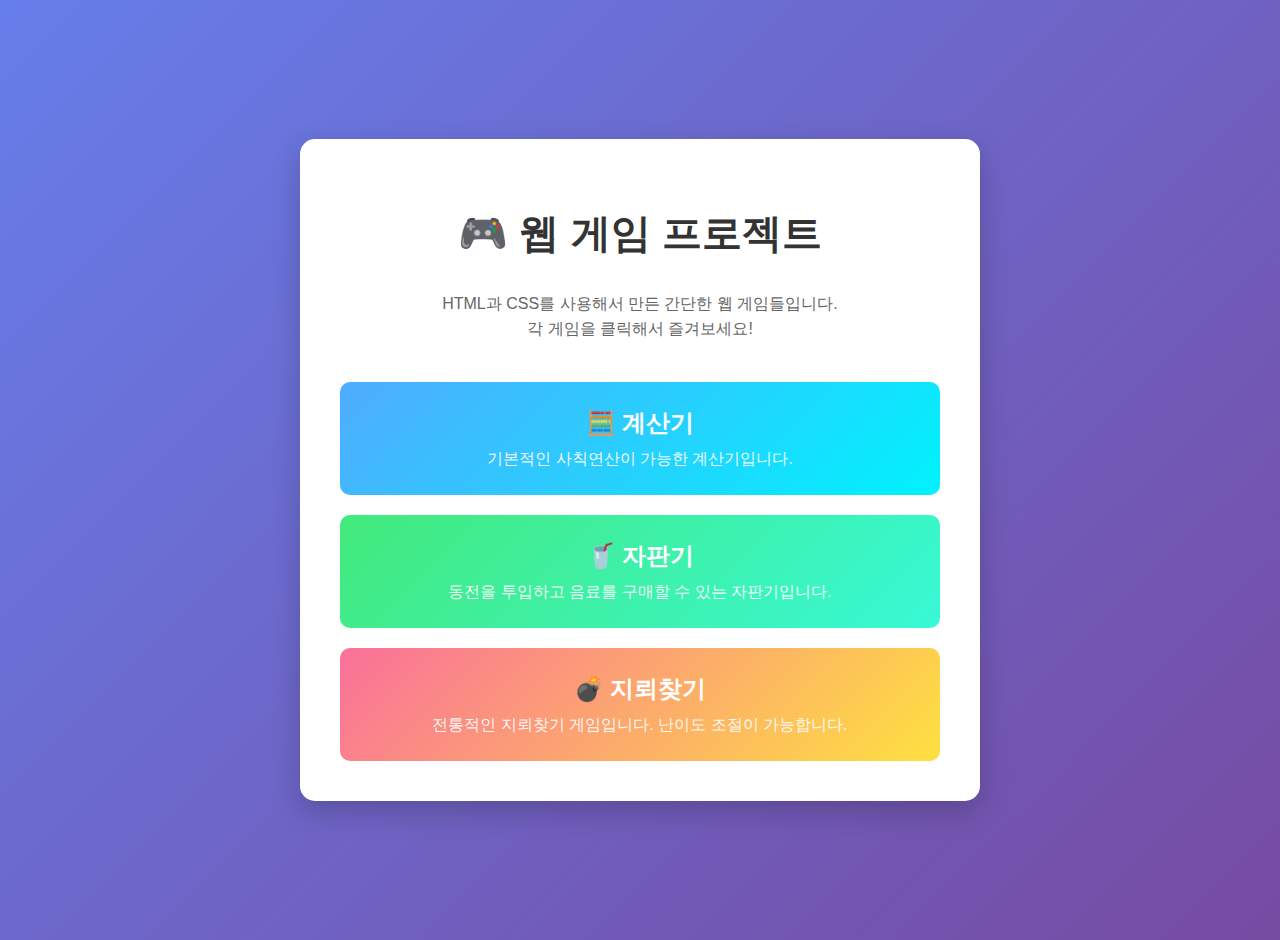
<file: 2주차/index.html>
<!DOCTYPE html>
<html lang="ko">
<head>
    <meta charset="UTF-8">
    <meta name="viewport" content="width=device-width, initial-scale=1.0">
    <title>2주차 프로젝트 - 웹 게임들</title>
    <style>
        body {
            font-family: Arial, sans-serif;
            margin: 0;
            padding: 20px;
            background: linear-gradient(135deg, #667eea 0%, #764ba2 100%);
            min-height: 100vh;
            display: flex;
            justify-content: center;
            align-items: center;
        }

        .container {
            background-color: white;
            border-radius: 15px;
            padding: 40px;
            box-shadow: 0 10px 30px rgba(0, 0, 0, 0.2);
            text-align: center;
            max-width: 600px;
            width: 100%;
        }

        h1 {
            color: #333;
            margin-bottom: 30px;
            font-size: 2.5em;
        }

        .description {
            color: #666;
            margin-bottom: 40px;
            line-height: 1.6;
        }

        .projects {
            display: grid;
            gap: 20px;
        }

        .project-card {
            background: linear-gradient(135deg, #f093fb 0%, #f5576c 100%);
            color: white;
            padding: 25px;
            border-radius: 10px;
            text-decoration: none;
            transition: transform 0.3s, box-shadow 0.3s;
            display: block;
        }

        .project-card:hover {
            transform: translateY(-5px);
            box-shadow: 0 15px 30px rgba(0, 0, 0, 0.3);
        }

        .project-card h2 {
            margin: 0 0 10px 0;
            font-size: 1.5em;
        }

        .project-card p {
            margin: 0;
            opacity: 0.9;
        }

        .calculator-card {
            background: linear-gradient(135deg, #4facfe 0%, #00f2fe 100%);
        }

        .vending-card {
            background: linear-gradient(135deg, #43e97b 0%, #38f9d7 100%);
        }

        .minesweeper-card {
            background: linear-gradient(135deg, #fa709a 0%, #fee140 100%);
        }
    </style>
</head>
<body>
    <div class="container">
        <h1>🎮 웹 게임 프로젝트</h1>
        <p class="description">
            HTML과 CSS를 사용해서 만든 간단한 웹 게임들입니다.<br>
            각 게임을 클릭해서 즐겨보세요!
        </p>
        
        <div class="projects">
            <a href="calculator.html" class="project-card calculator-card">
                <h2>🧮 계산기</h2>
                <p>기본적인 사칙연산이 가능한 계산기입니다.</p>
            </a>
            
            <a href="vending-machine.html" class="project-card vending-card">
                <h2>🥤 자판기</h2>
                <p>동전을 투입하고 음료를 구매할 수 있는 자판기입니다.</p>
            </a>
            
            <a href="minesweeper.html" class="project-card minesweeper-card">
                <h2>💣 지뢰찾기</h2>
                <p>전통적인 지뢰찾기 게임입니다. 난이도 조절이 가능합니다.</p>
            </a>
        </div>
    </div>
</body>
</html>
</file>
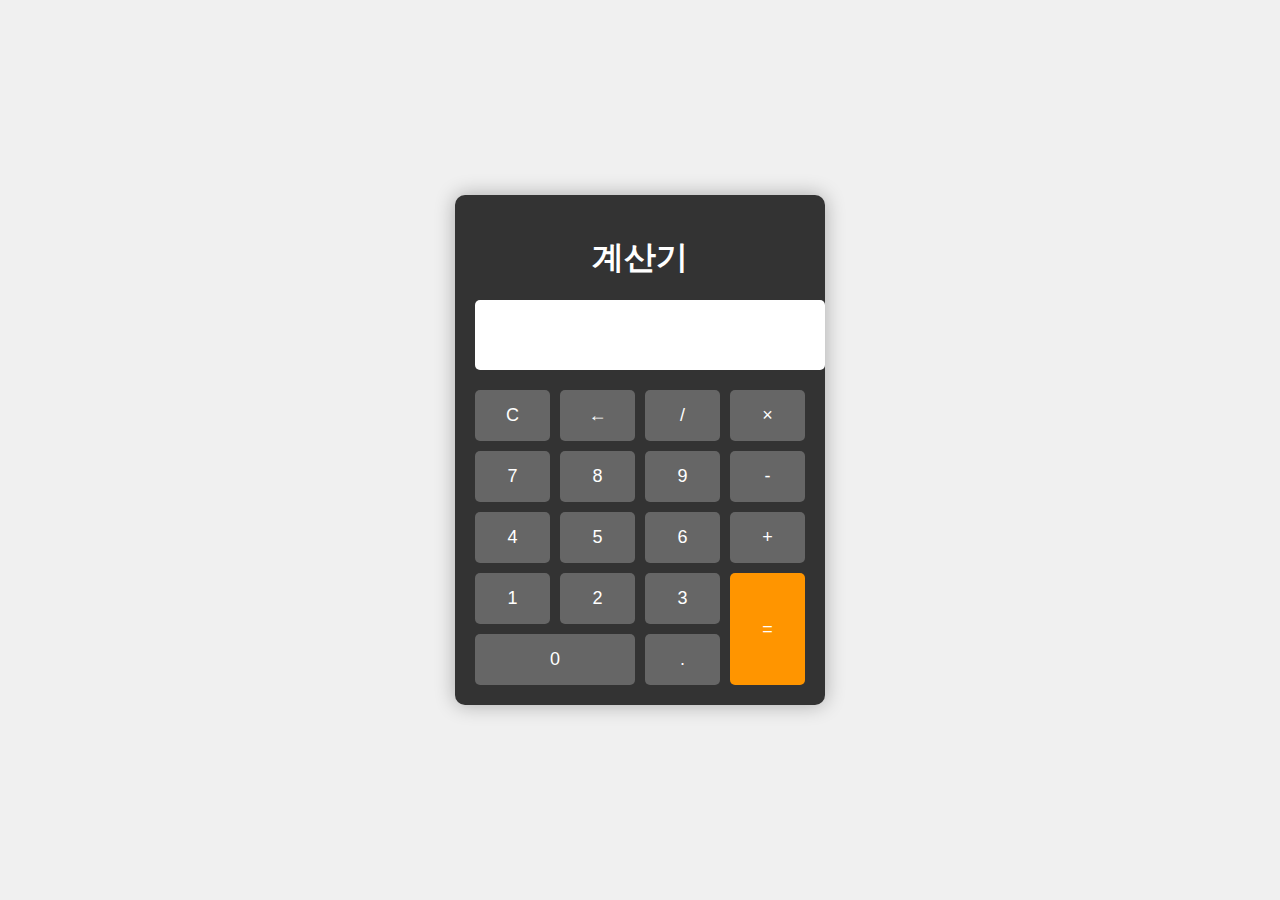
<file: 2주차/calculator.html>
<!DOCTYPE html>
<html lang="ko">
<head>
    <meta charset="UTF-8">
    <meta name="viewport" content="width=device-width, initial-scale=1.0">
    <title>간단한 계산기</title>
    <link rel="stylesheet" href="calculator.css">
</head>
<body>
    <div class="calculator">
        <h1>계산기</h1>
        <div class="display">
            <input type="text" id="result" readonly>
        </div>
        <div class="buttons">
            <button onclick="clearDisplay()">C</button>
            <button onclick="deleteLast()">←</button>
            <button onclick="appendToDisplay('/')">/</button>
            <button onclick="appendToDisplay('*')">×</button>
            
            <button onclick="appendToDisplay('7')">7</button>
            <button onclick="appendToDisplay('8')">8</button>
            <button onclick="appendToDisplay('9')">9</button>
            <button onclick="appendToDisplay('-')">-</button>
            
            <button onclick="appendToDisplay('4')">4</button>
            <button onclick="appendToDisplay('5')">5</button>
            <button onclick="appendToDisplay('6')">6</button>
            <button onclick="appendToDisplay('+')">+</button>
            
            <button onclick="appendToDisplay('1')">1</button>
            <button onclick="appendToDisplay('2')">2</button>
            <button onclick="appendToDisplay('3')">3</button>
            <button onclick="calculate()" class="equals">=</button>
            
            <button onclick="appendToDisplay('0')" class="zero">0</button>
            <button onclick="appendToDisplay('.')">.</button>
        </div>
    </div>

    <script>
        function appendToDisplay(value) {
            document.getElementById('result').value += value;
        }

        function clearDisplay() {
            document.getElementById('result').value = '';
        }

        function deleteLast() {
            let display = document.getElementById('result');
            display.value = display.value.slice(0, -1);
        }

        function calculate() {
            let display = document.getElementById('result');
            try {
                display.value = eval(display.value);
            } catch (error) {
                display.value = '오류';
            }
        }
    </script>
</body>
</html>
</file>
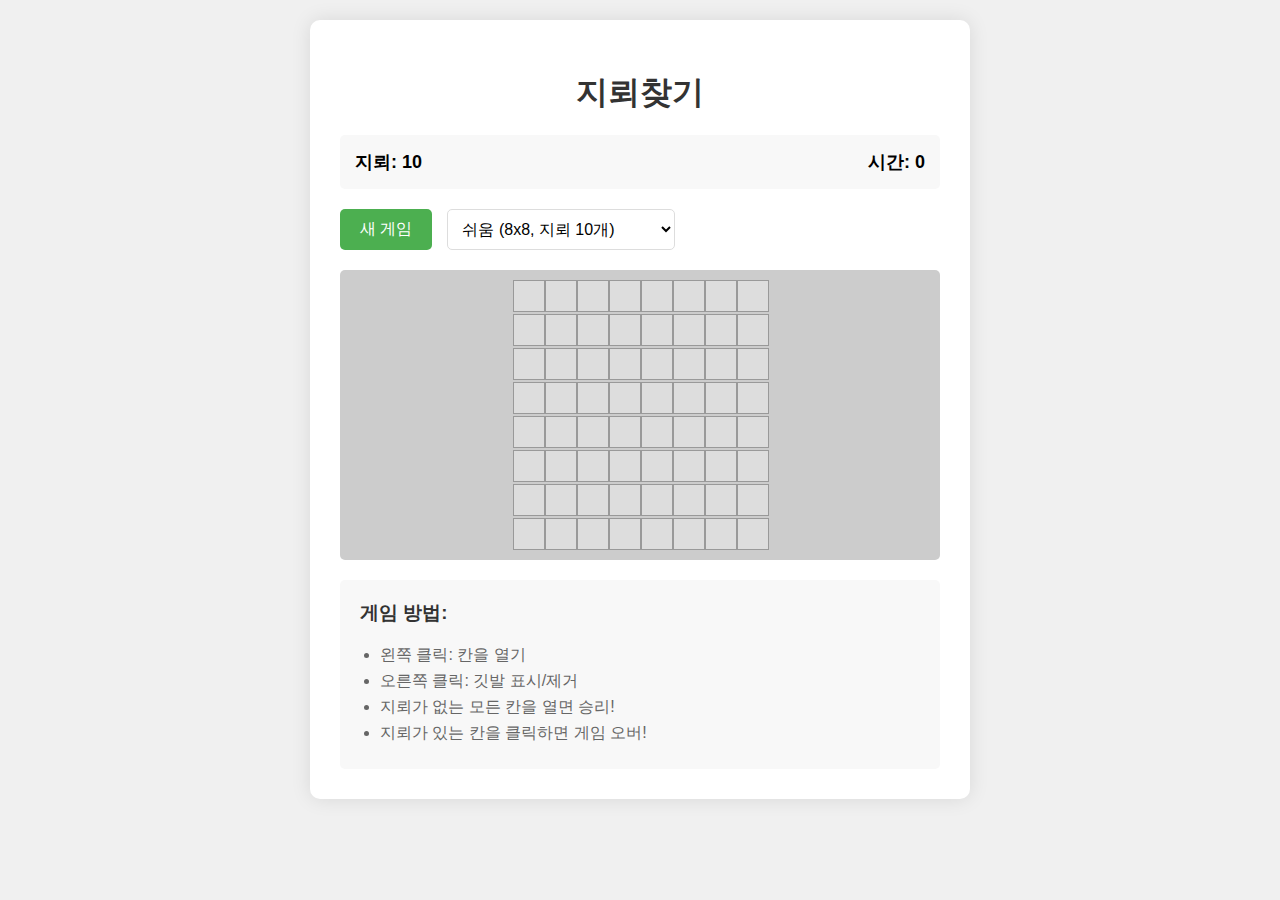
<file: 2주차/minesweeper.html>
<!DOCTYPE html>
<html lang="ko">
<head>
    <meta charset="UTF-8">
    <meta name="viewport" content="width=device-width, initial-scale=1.0">
    <title>지뢰찾기</title>
    <link rel="stylesheet" href="minesweeper.css">
</head>
<body>
    <div class="game-container">
        <h1>지뢰찾기</h1>
        
        <div class="game-info">
            <div class="info-item">
                <span>지뢰: </span>
                <span id="mine-count">10</span>
            </div>
            <div class="info-item">
                <span>시간: </span>
                <span id="timer">0</span>
            </div>
        </div>

        <div class="controls">
            <button onclick="newGame()">새 게임</button>
            <select id="difficulty" onchange="changeDifficulty()">
                <option value="easy">쉬움 (8x8, 지뢰 10개)</option>
                <option value="medium">보통 (12x12, 지뢰 30개)</option>
                <option value="hard">어려움 (16x16, 지뢰 50개)</option>
            </select>
        </div>

        <div class="game-board" id="game-board"></div>

        <div class="instructions">
            <h3>게임 방법:</h3>
            <ul>
                <li>왼쪽 클릭: 칸을 열기</li>
                <li>오른쪽 클릭: 깃발 표시/제거</li>
                <li>지뢰가 없는 모든 칸을 열면 승리!</li>
                <li>지뢰가 있는 칸을 클릭하면 게임 오버!</li>
            </ul>
        </div>
    </div>

    <script>
        let board = [];
        let mineCount = 10;
        let boardSize = 8;
        let gameOver = false;
        let timer = 0;
        let timerInterval;
        let revealedCount = 0;

        // 게임 초기화
        function initGame() {
            board = [];
            gameOver = false;
            revealedCount = 0;
            timer = 0;
            clearInterval(timerInterval);
            
            // 보드 생성
            for (let i = 0; i < boardSize; i++) {
                board[i] = [];
                for (let j = 0; j < boardSize; j++) {
                    board[i][j] = {
                        isMine: false,
                        isRevealed: false,
                        isFlagged: false,
                        neighborMines: 0
                    };
                }
            }
            
            // 지뢰 배치
            placeMines();
            
            // 주변 지뢰 개수 계산
            calculateNeighborMines();
            
            // 보드 렌더링
            renderBoard();
            updateDisplay();
        }

        // 지뢰 배치
        function placeMines() {
            let minesPlaced = 0;
            while (minesPlaced < mineCount) {
                let row = Math.floor(Math.random() * boardSize);
                let col = Math.floor(Math.random() * boardSize);
                
                if (!board[row][col].isMine) {
                    board[row][col].isMine = true;
                    minesPlaced++;
                }
            }
        }

        // 주변 지뢰 개수 계산
        function calculateNeighborMines() {
            for (let i = 0; i < boardSize; i++) {
                for (let j = 0; j < boardSize; j++) {
                    if (!board[i][j].isMine) {
                        let count = 0;
                        for (let di = -1; di <= 1; di++) {
                            for (let dj = -1; dj <= 1; dj++) {
                                let ni = i + di;
                                let nj = j + dj;
                                if (ni >= 0 && ni < boardSize && nj >= 0 && nj < boardSize) {
                                    if (board[ni][nj].isMine) count++;
                                }
                            }
                        }
                        board[i][j].neighborMines = count;
                    }
                }
            }
        }

        // 보드 렌더링
        function renderBoard() {
            const gameBoard = document.getElementById('game-board');
            gameBoard.innerHTML = '';
            gameBoard.style.gridTemplateColumns = `repeat(${boardSize}, 30px)`;
            
            for (let i = 0; i < boardSize; i++) {
                for (let j = 0; j < boardSize; j++) {
                    const cell = document.createElement('div');
                    cell.className = 'cell';
                    cell.dataset.row = i;
                    cell.dataset.col = j;
                    
                    if (board[i][j].isRevealed) {
                        cell.classList.add('revealed');
                        if (board[i][j].isMine) {
                            cell.classList.add('mine');
                            cell.textContent = '💣';
                        } else if (board[i][j].neighborMines > 0) {
                            cell.textContent = board[i][j].neighborMines;
                            cell.style.color = getNumberColor(board[i][j].neighborMines);
                        }
                    } else if (board[i][j].isFlagged) {
                        cell.classList.add('flagged');
                        cell.textContent = '🚩';
                    }
                    
                    cell.addEventListener('click', (e) => handleLeftClick(i, j));
                    cell.addEventListener('contextmenu', (e) => {
                        e.preventDefault();
                        handleRightClick(i, j);
                    });
                    
                    gameBoard.appendChild(cell);
                }
            }
        }

        // 왼쪽 클릭 처리
        function handleLeftClick(row, col) {
            if (gameOver || board[row][col].isFlagged || board[row][col].isRevealed) return;
            
            if (timer === 0) {
                startTimer();
            }
            
            if (board[row][col].isMine) {
                gameOver = true;
                revealAllMines();
                alert('게임 오버! 지뢰를 클릭했습니다.');
                clearInterval(timerInterval);
                return;
            }
            
            revealCell(row, col);
            renderBoard();
            
            if (checkWin()) {
                gameOver = true;
                alert('축하합니다! 승리했습니다!');
                clearInterval(timerInterval);
            }
        }

        // 오른쪽 클릭 처리
        function handleRightClick(row, col) {
            if (gameOver || board[row][col].isRevealed) return;
            
            board[row][col].isFlagged = !board[row][col].isFlagged;
            renderBoard();
            updateDisplay();
        }

        // 칸 열기
        function revealCell(row, col) {
            if (row < 0 || row >= boardSize || col < 0 || col >= boardSize) return;
            if (board[row][col].isRevealed || board[row][col].isFlagged) return;
            
            board[row][col].isRevealed = true;
            revealedCount++;
            
            if (board[row][col].neighborMines === 0) {
                // 주변 칸들도 자동으로 열기
                for (let di = -1; di <= 1; di++) {
                    for (let dj = -1; dj <= 1; dj++) {
                        revealCell(row + di, col + dj);
                    }
                }
            }
        }

        // 모든 지뢰 표시
        function revealAllMines() {
            for (let i = 0; i < boardSize; i++) {
                for (let j = 0; j < boardSize; j++) {
                    if (board[i][j].isMine) {
                        board[i][j].isRevealed = true;
                    }
                }
            }
            renderBoard();
        }

        // 승리 확인
        function checkWin() {
            return revealedCount === (boardSize * boardSize - mineCount);
        }

        // 새 게임
        function newGame() {
            initGame();
        }

        // 난이도 변경
        function changeDifficulty() {
            const difficulty = document.getElementById('difficulty').value;
            switch (difficulty) {
                case 'easy':
                    boardSize = 8;
                    mineCount = 10;
                    break;
                case 'medium':
                    boardSize = 12;
                    mineCount = 30;
                    break;
                case 'hard':
                    boardSize = 16;
                    mineCount = 50;
                    break;
            }
            initGame();
        }

        // 타이머 시작
        function startTimer() {
            timerInterval = setInterval(() => {
                timer++;
                updateDisplay();
            }, 1000);
        }

        // 화면 업데이트
        function updateDisplay() {
            document.getElementById('mine-count').textContent = mineCount;
            document.getElementById('timer').textContent = timer;
        }

        // 숫자 색상
        function getNumberColor(num) {
            const colors = ['', 'blue', 'green', 'red', 'purple', 'maroon', 'turquoise', 'black', 'gray'];
            return colors[num] || 'black';
        }

        // 게임 시작
        initGame();
    </script>
</body>
</html>
</file>
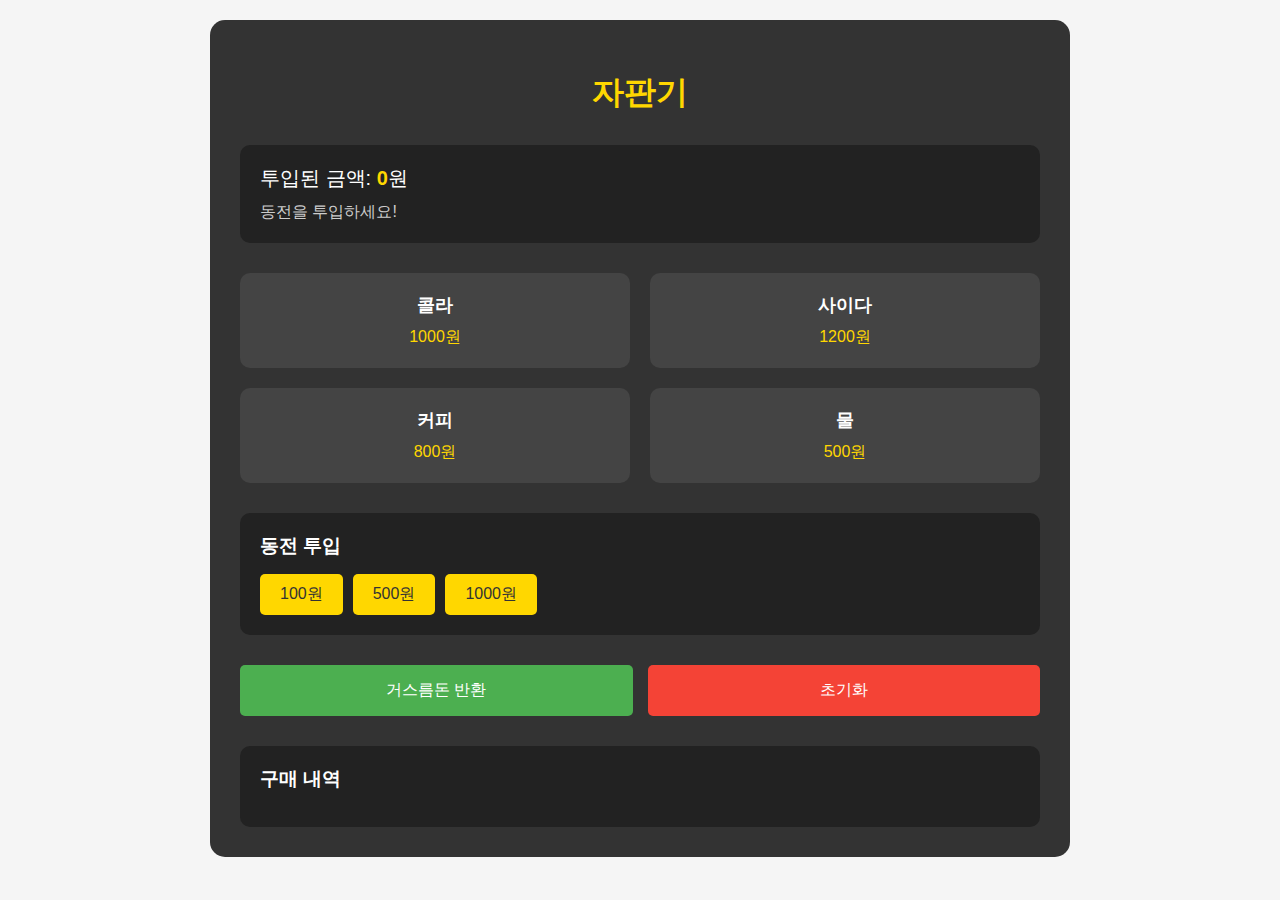
<file: 2주차/vending-machine.html>
<!DOCTYPE html>
<html lang="ko">
<head>
    <meta charset="UTF-8">
    <meta name="viewport" content="width=device-width, initial-scale=1.0">
    <title>자판기</title>
    <link rel="stylesheet" href="vending-machine.css">
</head>
<body>
    <div class="vending-machine">
        <h1>자판기</h1>
        
        <div class="display-panel">
            <div class="money-display">
                <span>투입된 금액: </span>
                <span id="money">0</span>원
            </div>
            <div class="message" id="message">동전을 투입하세요!</div>
        </div>

        <div class="products">
            <div class="product" onclick="selectProduct('콜라', 1000)">
                <div class="product-name">콜라</div>
                <div class="product-price">1000원</div>
            </div>
            <div class="product" onclick="selectProduct('사이다', 1200)">
                <div class="product-name">사이다</div>
                <div class="product-price">1200원</div>
            </div>
            <div class="product" onclick="selectProduct('커피', 800)">
                <div class="product-name">커피</div>
                <div class="product-price">800원</div>
            </div>
            <div class="product" onclick="selectProduct('물', 500)">
                <div class="product-name">물</div>
                <div class="product-price">500원</div>
            </div>
        </div>

        <div class="coin-panel">
            <h3>동전 투입</h3>
            <div class="coins">
                <button onclick="insertCoin(100)">100원</button>
                <button onclick="insertCoin(500)">500원</button>
                <button onclick="insertCoin(1000)">1000원</button>
            </div>
        </div>

        <div class="control-panel">
            <button onclick="returnMoney()" class="return-btn">거스름돈 반환</button>
            <button onclick="resetMachine()" class="reset-btn">초기화</button>
        </div>

        <div class="purchase-history">
            <h3>구매 내역</h3>
            <div id="history"></div>
        </div>
    </div>

    <script>
        let currentMoney = 0;
        let purchaseHistory = [];

        function insertCoin(amount) {
            currentMoney += amount;
            updateDisplay();
            showMessage(amount + '원을 투입했습니다.');
        }

        function selectProduct(name, price) {
            if (currentMoney >= price) {
                currentMoney -= price;
                updateDisplay();
                showMessage(name + '을(를) 구매했습니다!');
                
                // 구매 내역에 추가
                purchaseHistory.push({
                    name: name,
                    price: price,
                    time: new Date().toLocaleTimeString()
                });
                updateHistory();
            } else {
                showMessage('금액이 부족합니다. 더 많은 동전을 투입하세요.');
            }
        }

        function returnMoney() {
            if (currentMoney > 0) {
                showMessage(currentMoney + '원을 반환했습니다.');
                currentMoney = 0;
                updateDisplay();
            } else {
                showMessage('반환할 금액이 없습니다.');
            }
        }

        function resetMachine() {
            currentMoney = 0;
            purchaseHistory = [];
            updateDisplay();
            updateHistory();
            showMessage('자판기가 초기화되었습니다.');
        }

        function updateDisplay() {
            document.getElementById('money').textContent = currentMoney;
        }

        function showMessage(msg) {
            document.getElementById('message').textContent = msg;
        }

        function updateHistory() {
            const historyDiv = document.getElementById('history');
            historyDiv.innerHTML = '';
            
            purchaseHistory.forEach(item => {
                const historyItem = document.createElement('div');
                historyItem.className = 'history-item';
                historyItem.textContent = `${item.time} - ${item.name} (${item.price}원)`;
                historyDiv.appendChild(historyItem);
            });
        }
    </script>
</body>
</html>
</file>
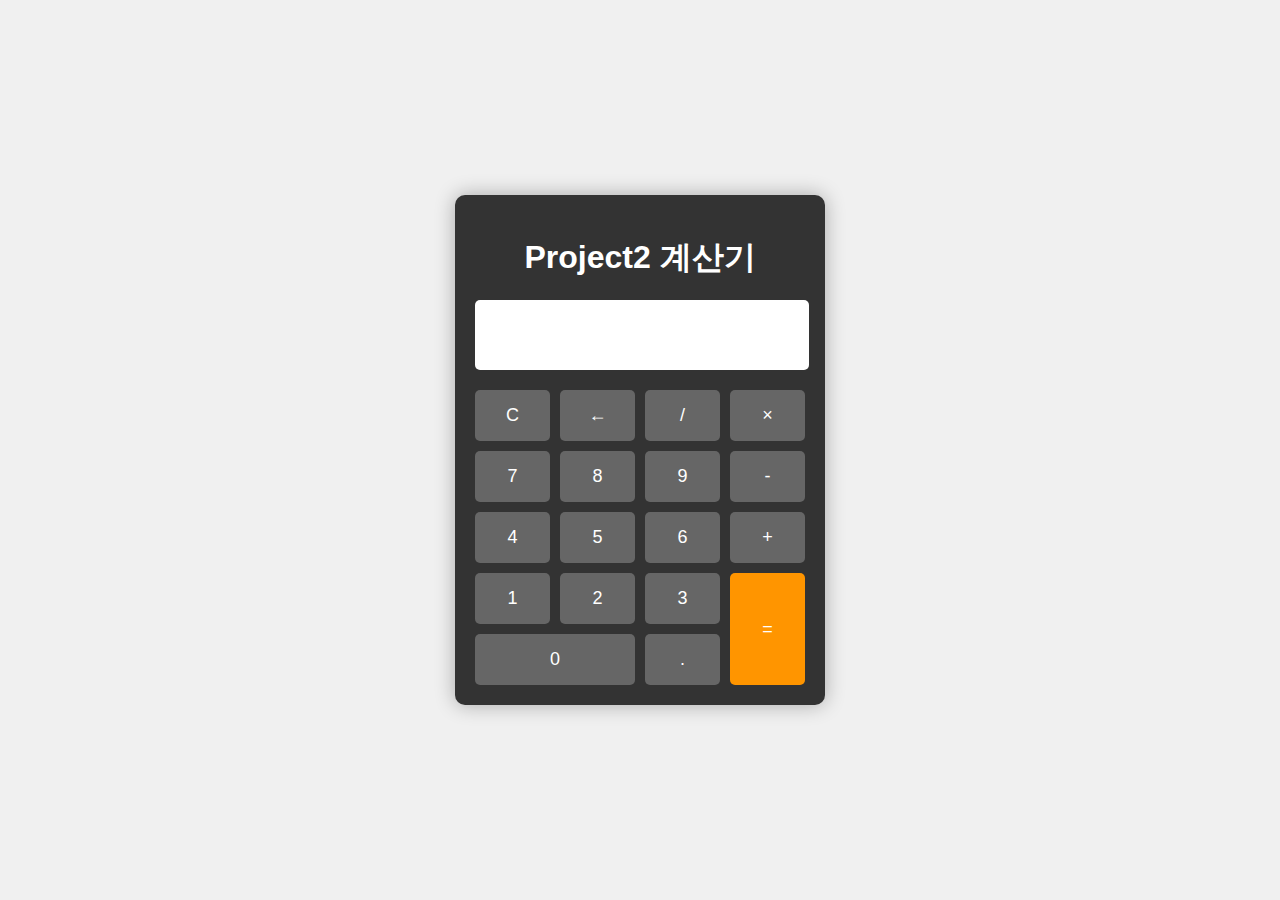
<file: 3주차/calculator.html>
<!DOCTYPE html>
<html lang="ko">
<head>
    <meta charset="UTF-8">
    <meta name="viewport" content="width=device-width, initial-scale=1.0">
    <title>project2 계산기만들기</title>
    <link rel="stylesheet" href="calculator.css">
</head>
<body>
    <div class="calculator">
        <h1>Project2 계산기</h1>
        <div class="display">
            <input type="text" id="result" readonly>
        </div>
        <div class="buttons">
            <button onclick="clearDisplay()">C</button>
            <button onclick="deleteLast()">←</button>
            <button onclick="appendToDisplay('/')">/</button>
            <button onclick="appendToDisplay('*')">×</button>
            
            <button onclick="appendToDisplay('7')">7</button>
            <button onclick="appendToDisplay('8')">8</button>
            <button onclick="appendToDisplay('9')">9</button>
            <button onclick="appendToDisplay('-')">-</button>
            
            <button onclick="appendToDisplay('4')">4</button>
            <button onclick="appendToDisplay('5')">5</button>
            <button onclick="appendToDisplay('6')">6</button>
            <button onclick="appendToDisplay('+')">+</button>
            
            <button onclick="appendToDisplay('1')">1</button>
            <button onclick="appendToDisplay('2')">2</button>
            <button onclick="appendToDisplay('3')">3</button>
            <button onclick="calculate()" class="equals">=</button>
            
            <button onclick="appendToDisplay('0')" class="zero">0</button>
            <button onclick="appendToDisplay('.')">.</button>
        </div>
    </div>

    <script>
        function appendToDisplay(value) {
            document.getElementById('result').value += value;
        }

        function clearDisplay() {
            document.getElementById('result').value = '';
        }

        function deleteLast() {
            let display = document.getElementById('result');
            display.value = display.value.slice(0, -1);
        }

        function calculate() {
            let display = document.getElementById('result');
            try {
                display.value = eval(display.value);
            } catch (error) {
                display.value = '오류';
            }
        }
    </script>
</body>
</html>
</file>
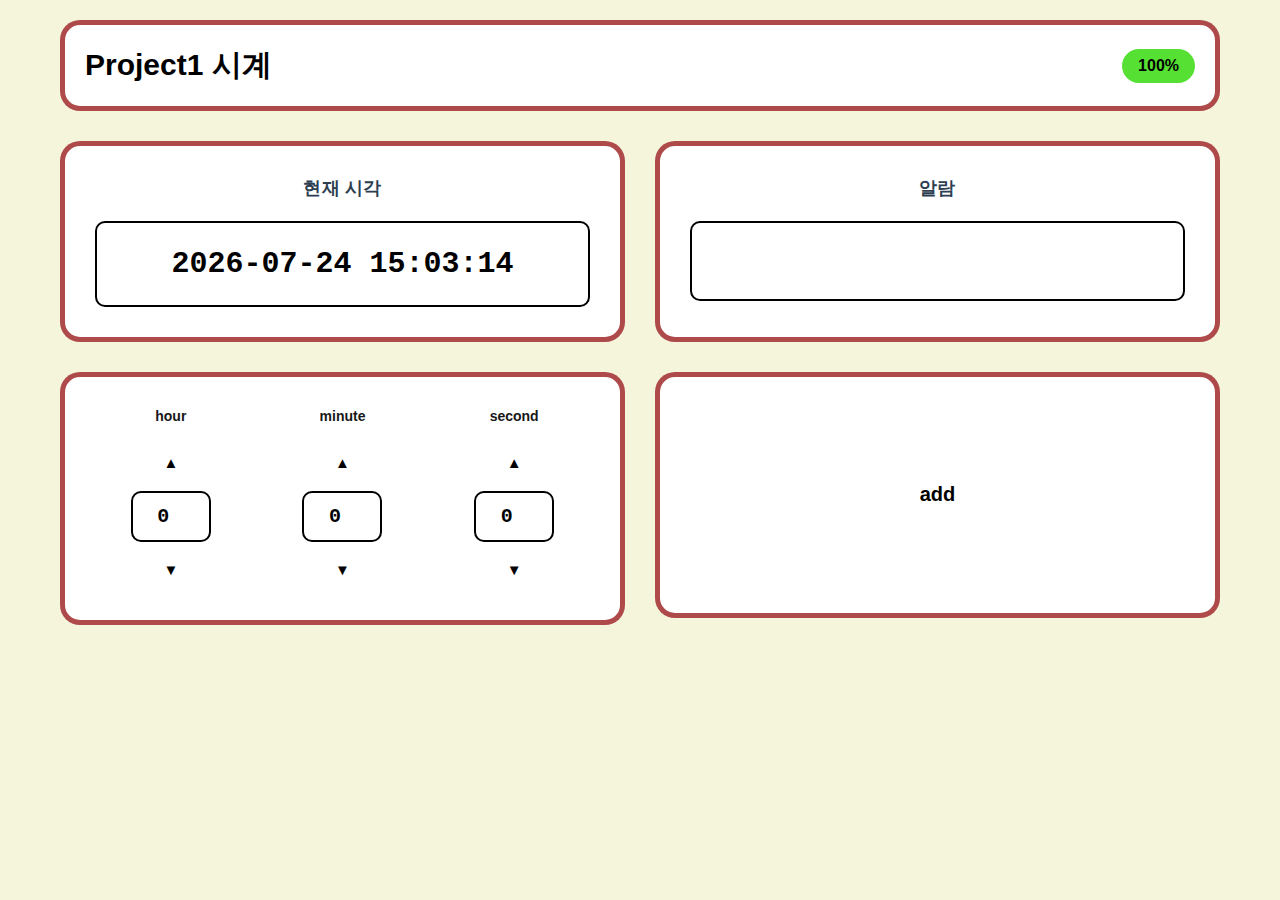
<file: 3주차/clock.html>
<!DOCTYPE html>
<html lang="ko">
  <head>
    <meta charset="UTF-8" />
    <meta name="viewport" content="width=device-width, initial-scale=1.0" />
    <title>project1 시계만들기</title>
    <link rel="stylesheet" href="clock.css" />
  </head>
  <body>
    <div class="container">
      <header class="header">
        <h1 class="title">Project1 시계</h1>
        <div class="battery" id="battery">
          <span id="batteryLevel">100%</span>
        </div>
      </header>

      <main class="main-content">
        <div class="clock">
          <h2>현재 시각</h2>
          <div class="time-display">
            <span id="time">2025-08-22 01:25:00</span>
          </div>
        </div>

        <div class="alarm">
          <h2>알람</h2>
          <div class="alarm-list"></div>
        </div>

        <div class="alarm-settings">
          <div class="alarm-input-group">
            <label for="hourInput">hour</label>
            <div class="input-controls">
              <button class="time-button" id="hourup">▲</button>
              <input type="number" id="hourInput" min="0" max="23" value="0" />
              <button class="time-button" id="hourdown">▼</button>
            </div>
          </div>

          <div class="alarm-input-group">
            <label for="minuteInput">minute</label>
            <div class="input-controls">
              <button class="time-button" id="minuteup">▲</button>
              <input
                type="number"
                id="minuteInput"
                min="0"
                max="59"
                value="0"
              />
              <button class="time-button" id="minutedown">▼</button>
            </div>
          </div>

          <div class="alarm-input-group">
            <label for="secondInput">second</label>
            <div class="input-controls">
              <button class="time-button" id="secondup">▲</button>
              <input
                type="number"
                id="secondInput"
                min="0"
                max="59"
                value="0"
              />
              <button class="time-button" id="seconddown">▼</button>
            </div>
          </div>
        </div>
        <button class="add-button" id="addAlarm">add</button>
      </main>

      <div class="toast-container" id="toastcontainer"></div>
    </div>
    <script src="clock.js"></script>
  </body>
</html>
</file>
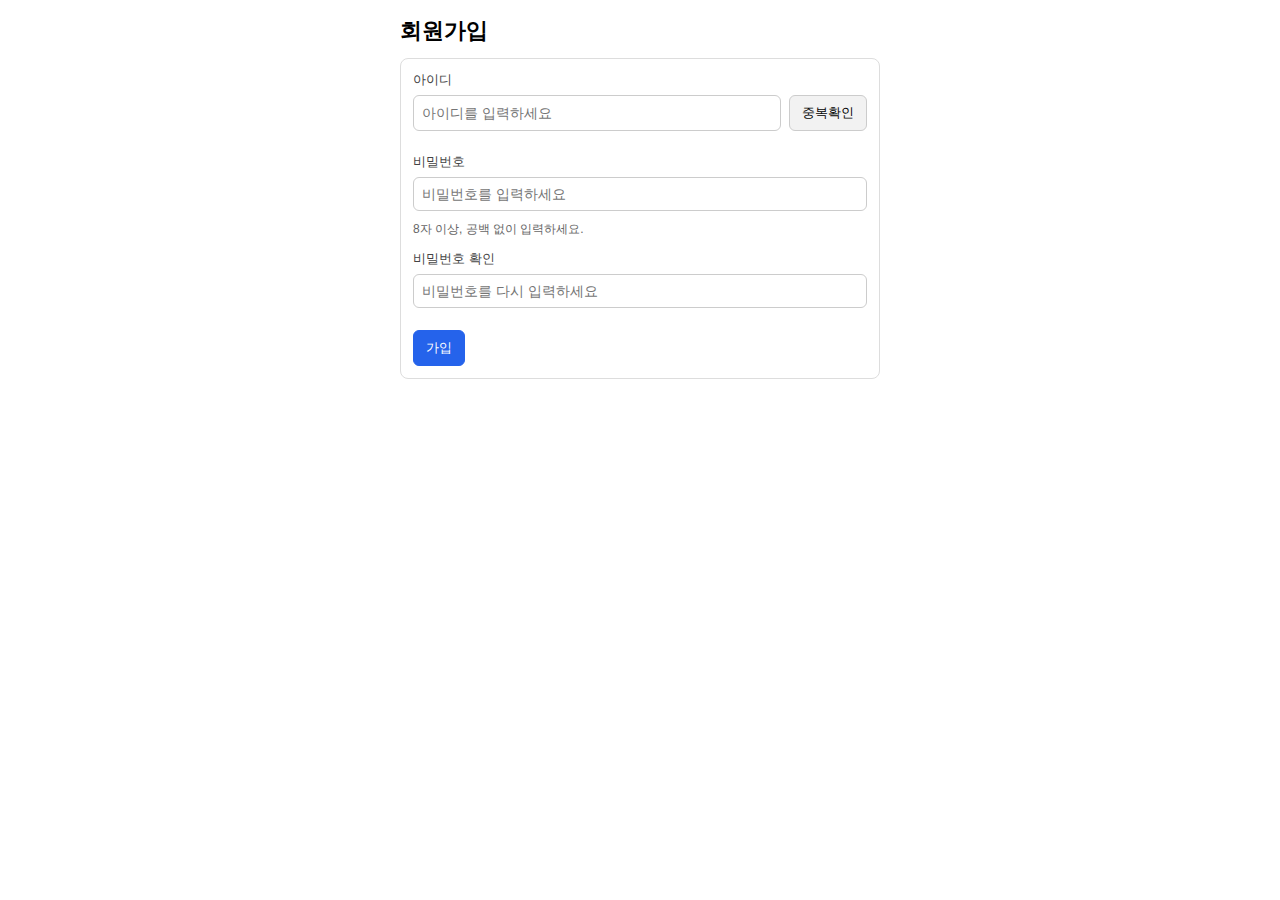
<file: 4주차/signup.html>
<!DOCTYPE html>
<html lang="ko">
  <head>
    <meta charset="UTF-8" />
    <meta name="viewport" content="width=device-width, initial-scale=1.0" />
    <title>project2 회원가입</title>
    <link rel="stylesheet" href="signup.css" />
    <script defer src="signup.js"></script>
  </head>
  <body>
    <div class="container">
      <h1>회원가입</h1>

      <form id="signup-form" class="card" autocomplete="off">
        <div class="field">
          <label for="userId">아이디</label>
          <div class="row">
            <input
              type="text"
              id="userId"
              placeholder="아이디를 입력하세요"
              required
            />
            <button type="button" id="checkIdBtn" class="btn">중복확인</button>
          </div>
          <p id="idCheckText" class="help"></p>
        </div>

        <div class="field">
          <label for="password">비밀번호</label>
          <input
            type="password"
            id="password"
            placeholder="비밀번호를 입력하세요"
            required
          />
          <p id="pwRuleText" class="help">8자 이상, 공백 없음</p>
        </div>

        <div class="field">
          <label for="passwordConfirm">비밀번호 확인</label>
          <input
            type="password"
            id="passwordConfirm"
            placeholder="비밀번호를 다시 입력하세요"
            required
          />
          <p id="matchText" class="help"></p>
        </div>

        <button type="submit" class="btn primary">가입</button>
      </form>
    </div>
  </body>
</html>
</file>
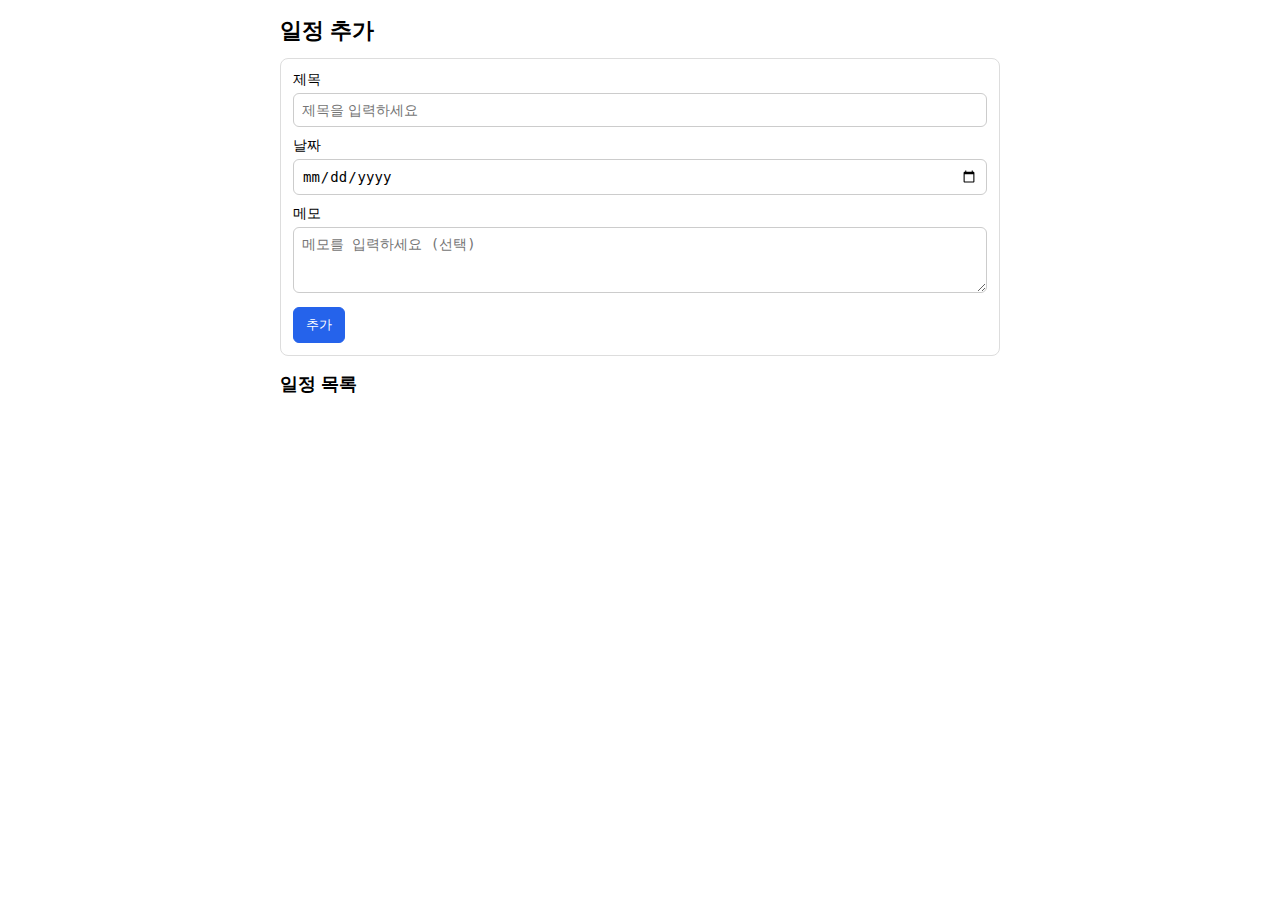
<file: 4주차/todo.html>
<!DOCTYPE html>
<html lang="ko">
  <head>
    <meta charset="UTF-8" />
    <meta name="viewport" content="width=device-width, initial-scale=1.0" />
    <title>project1 todo</title>
    <link rel="stylesheet" href="todo.css" />
    <script defer src="todo.js"></script>
  </head>
  <body>
    <div class="container">
      <h1>일정 추가</h1>

      <form id="todo-form" class="card">
        <div class="field">
          <label for="title">제목</label>
          <input
            type="text"
            id="title"
            placeholder="제목을 입력하세요"
            required
          />
        </div>
        <div class="field">
          <label for="date">날짜</label>
          <input type="date" id="date" required />
        </div>
        <div class="field">
          <label for="memo">메모</label>
          <textarea
            id="memo"
            rows="3"
            placeholder="메모를 입력하세요 (선택)"
          ></textarea>
        </div>
        <button type="submit" class="btn primary">추가</button>
      </form>

      <h2>일정 목록</h2>
      <div id="todo-list" class="list"></div>
    </div>
  </body>
</html>
</file>
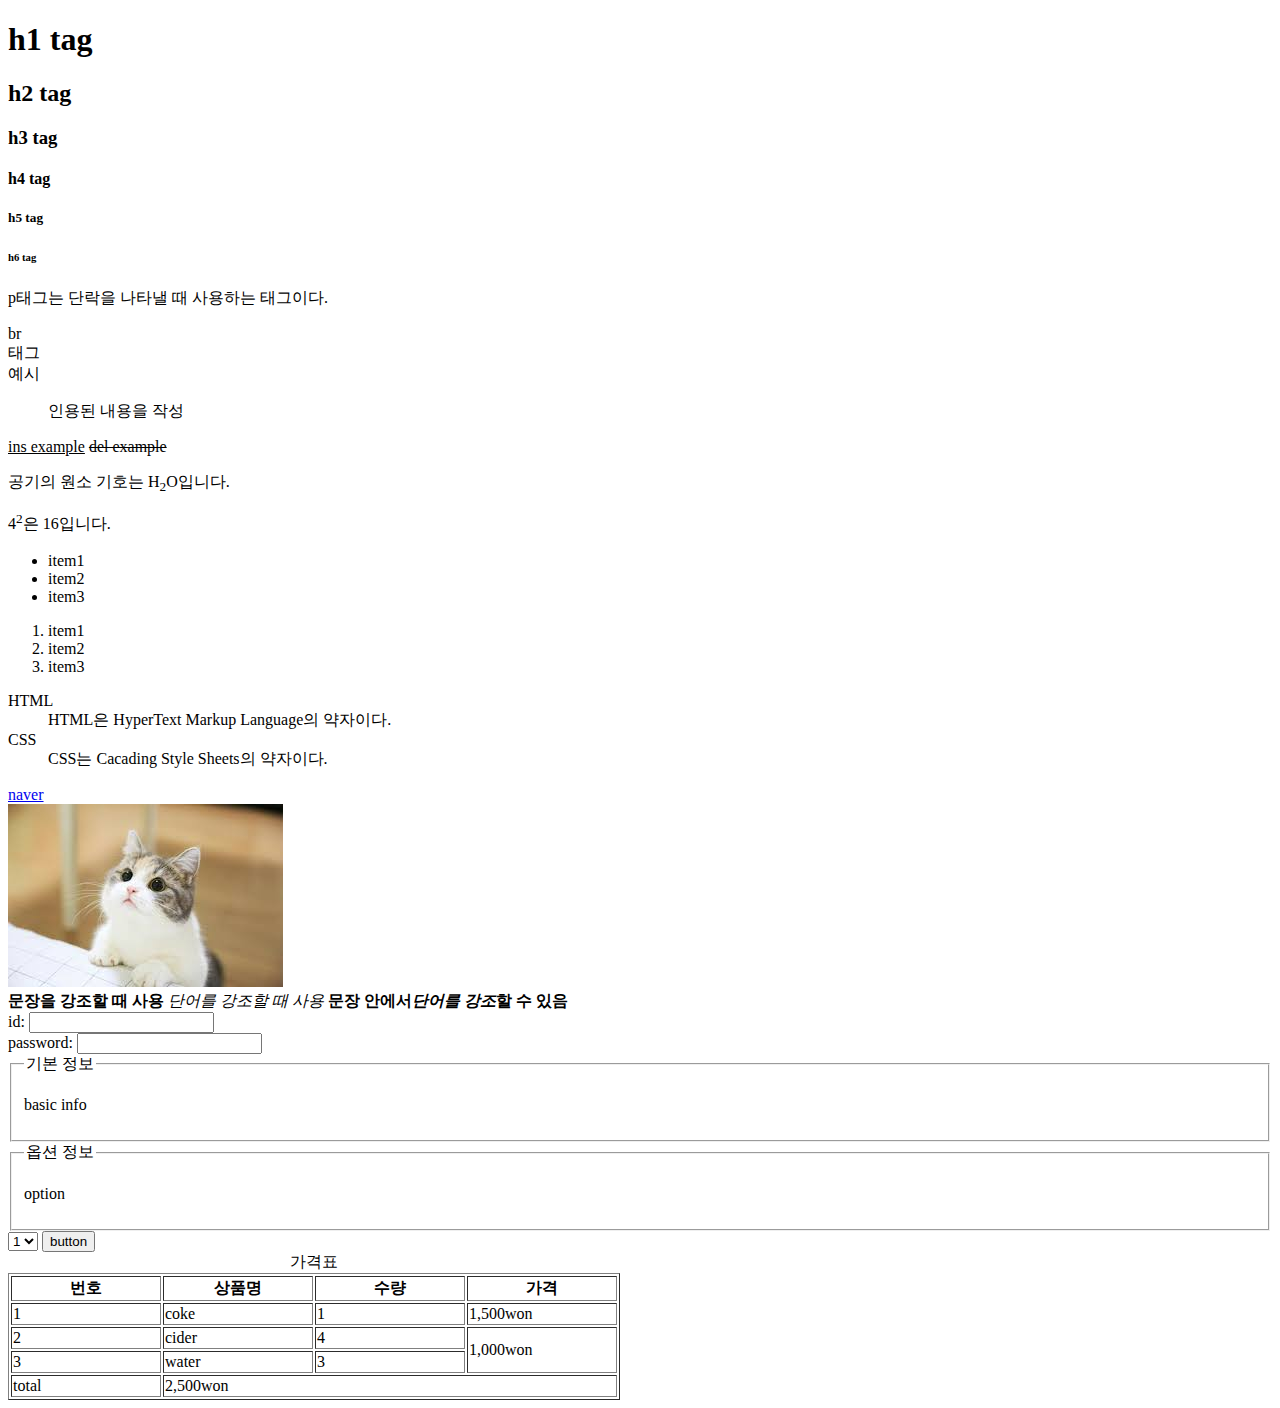
<file: practice/practice_1.html>
<!DOCTYPE html>
<html lang="ko">
  <head>
    <meta charset="UTF-8" />
    <meta http-equiv="X-UA-compatible" content="IE=edge" />
    <meta name="viewport" content="width=device-width, initial-scale=1.0" />
    <title>Practice file</title>
  </head>
  <body>
    <!--주석-->
    <!--hn: 제목이나 주제와 같은 성격의 텍스트를 나타낼 때 사용-->
    <h1>h1 tag</h1>
    <h2>h2 tag</h2>
    <h3>h3 tag</h3>
    <h4>h4 tag</h4>
    <h5>h5 tag</h5>
    <h6>h6 tag</h6>

    <!--p: 단락을 나타낼 때 사용-->
    <p>p태그는 단락을 나타낼 때 사용하는 태그이다.</p>

    <!--br: 줄바꿈을 위해 사용-->
    <p>br <br />태그 <br />예시</p>

    <!--blockquote, q: 인용문을 나타낼 때 사용(cite 속성을 사용하여 참고한 사이트 넣기)-->
    <blockquote
      cite="https://www.youtube.com/watch?v=1AZaNXjk4oU&list=PLRtkynNyEsXnoY9KbbbLF9dPGGARLkCyU&index=5"
    >
      인용된 내용을 작성
    </blockquote>

    <!--ins: 새롭게 추가되는 내용-->
    <!--del: 삭제되는 내용-->
    <ins>ins example</ins>
    <del>del example</del>

    <!--sub: 아래첨자-->
    <!--sup: 윗 첨자-->
    <p>공기의 원소 기호는 H<sub>2</sub>O입니다.</p>
    <p>4<sup>2</sup>은 16입니다.</p>

    <!--div, span: 그룹을 짓기 위해 사용하는 태그(div는 포괄적, span은 인라인 요소)-->

    <!--ul: bullet기호(li 태그 사용)-->
    <!--ol: 숫자 기호-->
    <!--dl: dt, dl 태그 사용-->
    <ul>
      <li>item1</li>
      <li>item2</li>
      <li>item3</li>
    </ul>
    <ol>
      <li>item1</li>
      <li>item2</li>
      <li>item3</li>
    </ol>
    <dl>
      <dt>HTML</dt>
      <dd>HTML은 HyperText Markup Language의 약자이다.</dd>
      <dt>CSS</dt>
      <dd>CSS는 Cacading Style Sheets의 약자이다.</dd>
    </dl>

    <!--a: 다른 문서나 영역과 연결할 때 사용(링크), target 속성을 _blank로 해야 새창이열림-->
    <a href="https://www.naver.com" target="_blank">naver</a>
    <br />

    <!--img: 이미지태그-->
    <img
      src="[data-uri]"
      alt="고양이 이미지"
    />
    <br />

    <!--strong, b: 문장을 강조할 때 사용-->
    <!--em, i: 단어를 강조할 때 사용-->
    <strong>문장을 강조할 때 사용</strong>
    <em>단어를 강조할 때 사용</em>
    <b>문장 안에서<i>단어를 강조</i>할 수 있음</b>
    <br />

    <label>id: <input type="text" /></label><br />
    <label>password: <input type="password" /></label>

    <fieldset>
      <legend>기본 정보</legend>
      <p>basic info</p>
    </fieldset>
    <fieldset>
      <legend>옵션 정보</legend>
      <p>option</p>
    </fieldset>

    <select>
      <option value="1" selected>1</option>
      <option value="2">2</option>
      <option value="3">3</option>
      <option value="4">4</option>
    </select>

    <button>button</button>

    <table border="1">
      <caption>
        가격표
      </caption>
      <!-- <col style="width: 80px" /> -->
      <!-- <colgroup span="2" style="width: 150px"></colgroup> -->
      <col span="4" style="width: 150px" />
      <tr>
        <th>번호</th>
        <th>상품명</th>
        <th>수량</th>
        <th>가격</th>
      </tr>
      <tr>
        <td>1</td>
        <td>coke</td>
        <td>1</td>
        <td>1,500won</td>
      </tr>
      <tr>
        <td>2</td>
        <td>cider</td>
        <td>4</td>
        <td rowspan="2">1,000won</td>
      </tr>
      <tr>
        <td>3</td>
        <td>water</td>
        <td>3</td>
        <!-- <td>1,000won</td> -->
      </tr>
      <tr>
        <td>total</td>
        <td colspan="3">2,500won</td>
      </tr>
    </table>
  </body>
</html>
</file>
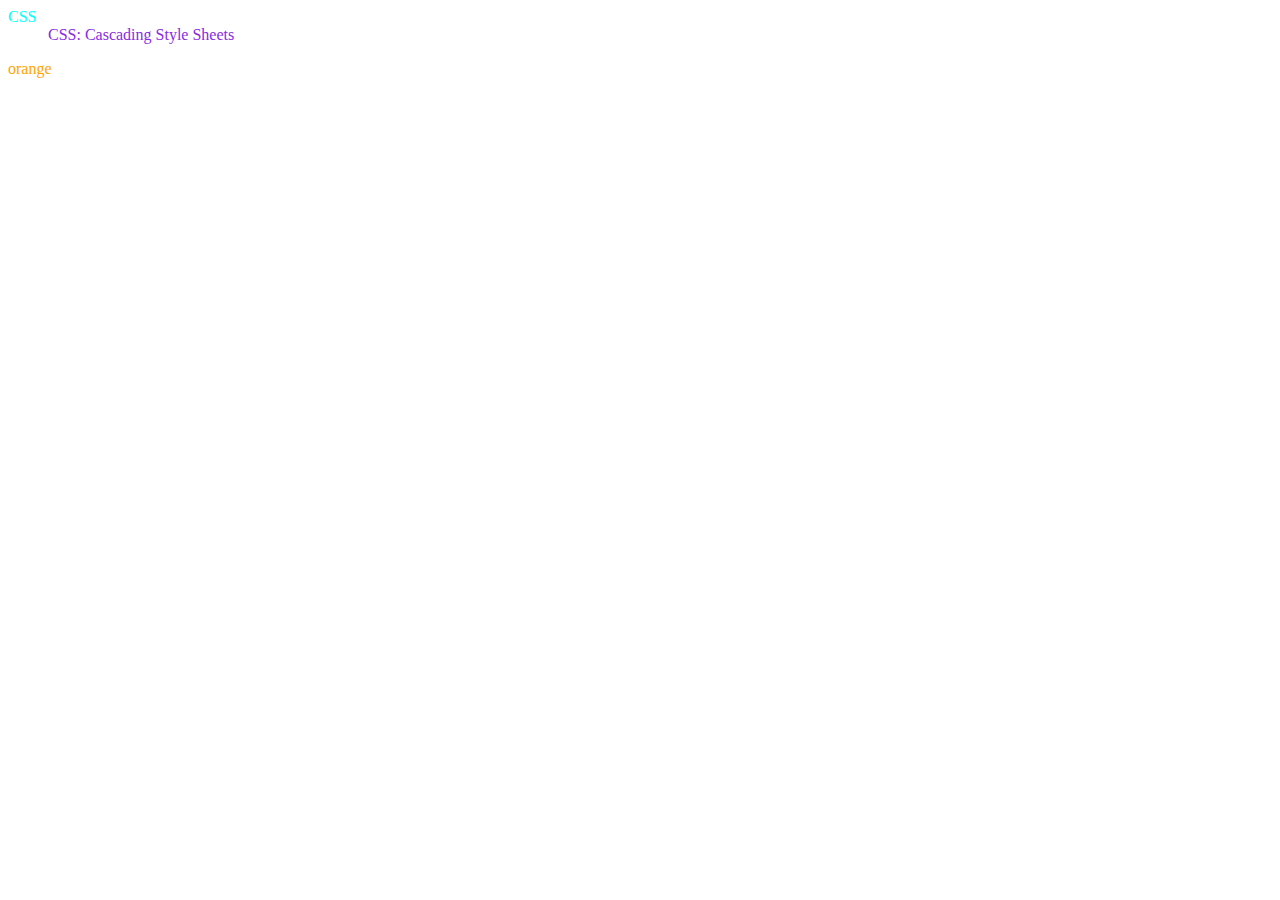
<file: practice/practice_2.html>
<!DOCTYPE html>
<html lang="ko">
  <head>
    <meta charset="UTF-8" />
    <meta name="viewport" content="width=device-width, initial-scale=1.0" />
    <title>CSS</title>
    <link rel="stylesheet" href="practice_2.css" />
    <style>
      dt {
        color: aqua;
      }
    </style>
  </head>
  <body>
    <d1>
      <dt>CSS</dt>
      <dd>CSS: Cascading Style Sheets</dd>
      <p style="color: orange">orange</p>
    </d1>
  </body>
</html>
</file>
<file: 2주차/calculator.css>
body {
    font-family: Arial, sans-serif;
    display: flex;
    justify-content: center;
    align-items: center;
    height: 100vh;
    margin: 0;
    background-color: #f0f0f0;
}

.calculator {
    background-color: #333;
    border-radius: 10px;
    padding: 20px;
    box-shadow: 0 0 20px rgba(0, 0, 0, 0.3);
}

h1 {
    text-align: center;
    color: white;
    margin-bottom: 20px;
}

.display {
    margin-bottom: 20px;
}

#result {
    width: 100%;
    height: 50px;
    font-size: 24px;
    text-align: right;
    padding: 10px;
    border: none;
    border-radius: 5px;
    background-color: #fff;
}

.buttons {
    display: grid;
    grid-template-columns: repeat(4, 1fr);
    gap: 10px;
}

button {
    padding: 15px;
    font-size: 18px;
    border: none;
    border-radius: 5px;
    cursor: pointer;
    background-color: #666;
    color: white;
    transition: background-color 0.3s;
}

button:hover {
    background-color: #999;
}

.equals {
    grid-row: span 2;
    background-color: #ff9500;
}

.equals:hover {
    background-color: #ffaa33;
}

.zero {
    grid-column: span 2;
}
</file>
<file: 2주차/minesweeper.css>
body {
    font-family: Arial, sans-serif;
    margin: 0;
    padding: 20px;
    background-color: #f0f0f0;
    display: flex;
    justify-content: center;
}

.game-container {
    background-color: white;
    border-radius: 10px;
    padding: 30px;
    box-shadow: 0 0 20px rgba(0, 0, 0, 0.1);
    max-width: 600px;
    width: 100%;
}

h1 {
    text-align: center;
    color: #333;
    margin-bottom: 20px;
}

.game-info {
    display: flex;
    justify-content: space-between;
    margin-bottom: 20px;
    padding: 15px;
    background-color: #f8f8f8;
    border-radius: 5px;
}

.info-item {
    font-size: 18px;
    font-weight: bold;
}

.controls {
    display: flex;
    gap: 15px;
    margin-bottom: 20px;
    align-items: center;
}

.controls button {
    padding: 10px 20px;
    font-size: 16px;
    border: none;
    border-radius: 5px;
    background-color: #4CAF50;
    color: white;
    cursor: pointer;
    transition: background-color 0.3s;
}

.controls button:hover {
    background-color: #45a049;
}

.controls select {
    padding: 10px;
    font-size: 16px;
    border: 1px solid #ddd;
    border-radius: 5px;
    background-color: white;
}

.game-board {
    display: grid;
    gap: 2px;
    margin: 0 auto 20px auto;
    background-color: #ccc;
    padding: 10px;
    border-radius: 5px;
    justify-content: center;
}

.cell {
    width: 30px;
    height: 30px;
    background-color: #ddd;
    border: 1px solid #999;
    display: flex;
    align-items: center;
    justify-content: center;
    font-weight: bold;
    cursor: pointer;
    user-select: none;
    transition: background-color 0.2s;
}

.cell:hover {
    background-color: #bbb;
}

.cell.revealed {
    background-color: #f0f0f0;
    border: 1px solid #ccc;
}

.cell.mine {
    background-color: #ff6b6b;
    color: white;
}

.cell.flagged {
    background-color: #ffd93d;
}

.instructions {
    background-color: #f8f8f8;
    padding: 20px;
    border-radius: 5px;
    margin-top: 20px;
}

.instructions h3 {
    margin-top: 0;
    color: #333;
}

.instructions ul {
    margin: 0;
    padding-left: 20px;
}

.instructions li {
    margin-bottom: 5px;
    color: #666;
}
</file>
<file: 2주차/vending-machine.css>
body {
    font-family: Arial, sans-serif;
    margin: 0;
    padding: 20px;
    background-color: #f5f5f5;
}

.vending-machine {
    max-width: 800px;
    margin: 0 auto;
    background-color: #333;
    border-radius: 15px;
    padding: 30px;
    color: white;
}

h1 {
    text-align: center;
    margin-bottom: 30px;
    color: #ffd700;
}

.display-panel {
    background-color: #222;
    padding: 20px;
    border-radius: 10px;
    margin-bottom: 30px;
}

.money-display {
    font-size: 20px;
    margin-bottom: 10px;
}

#money {
    color: #ffd700;
    font-weight: bold;
}

.message {
    font-size: 16px;
    color: #ccc;
    min-height: 20px;
}

.products {
    display: grid;
    grid-template-columns: repeat(2, 1fr);
    gap: 20px;
    margin-bottom: 30px;
}

.product {
    background-color: #444;
    padding: 20px;
    border-radius: 10px;
    text-align: center;
    cursor: pointer;
    transition: background-color 0.3s;
}

.product:hover {
    background-color: #555;
}

.product-name {
    font-size: 18px;
    font-weight: bold;
    margin-bottom: 10px;
}

.product-price {
    color: #ffd700;
    font-size: 16px;
}

.coin-panel {
    background-color: #222;
    padding: 20px;
    border-radius: 10px;
    margin-bottom: 30px;
}

.coin-panel h3 {
    margin-top: 0;
    margin-bottom: 15px;
}

.coins {
    display: flex;
    gap: 10px;
}

.coins button {
    padding: 10px 20px;
    font-size: 16px;
    border: none;
    border-radius: 5px;
    background-color: #ffd700;
    color: #333;
    cursor: pointer;
    transition: background-color 0.3s;
}

.coins button:hover {
    background-color: #ffed4e;
}

.control-panel {
    display: flex;
    gap: 15px;
    margin-bottom: 30px;
}

.return-btn, .reset-btn {
    flex: 1;
    padding: 15px;
    font-size: 16px;
    border: none;
    border-radius: 5px;
    cursor: pointer;
    transition: background-color 0.3s;
}

.return-btn {
    background-color: #4CAF50;
    color: white;
}

.return-btn:hover {
    background-color: #45a049;
}

.reset-btn {
    background-color: #f44336;
    color: white;
}

.reset-btn:hover {
    background-color: #da190b;
}

.purchase-history {
    background-color: #222;
    padding: 20px;
    border-radius: 10px;
}

.purchase-history h3 {
    margin-top: 0;
    margin-bottom: 15px;
}

.history-item {
    padding: 8px 0;
    border-bottom: 1px solid #444;
    font-size: 14px;
}

.history-item:last-child {
    border-bottom: none;
}
</file>
<file: 3주차/calculator.css>
body {
    font-family: Arial, sans-serif;
    display: flex;
    justify-content: center;
    align-items: center;
    height: 100vh;
    margin: 0;
    background-color: #f0f0f0;
}

.calculator {
    background-color: #333;
    border-radius: 10px;
    padding: 20px;
    box-shadow: 0 0 20px rgba(0, 0, 0, 0.3);
}

h1 {
    text-align: center;
    color: white;
    margin-bottom: 20px;
}

.display {
    margin-bottom: 20px;
}

#result {
    width: 95%;
    height: 50px;
    font-size: 24px;
    text-align: right;
    padding: 10px;
    border: none;
    border-radius: 5px;
    background-color: #fff;
}

.buttons {
    display: grid;
    grid-template-columns: repeat(4, 1fr);
    gap: 10px;
}

button {
    padding: 15px;
    font-size: 18px;
    border: none;
    border-radius: 5px;
    cursor: pointer;
    background-color: #666;
    color: white;
    transition: background-color 0.3s;
}

button:hover {
    background-color: #999;
}

.equals {
    grid-row: span 2;
    background-color: #ff9500;
}

.equals:hover {
    background-color: #ffaa33;
}

.zero {
    grid-column: span 2;
}
</file>
<file: 3주차/clock.css>
*{
  margin: 0;
  padding: 0;
  box-sizing: border-box;
}

body{
  font-family: Arial, sans-serif;
  background-color: beige;
  min-height: 50vh;
  color: black;
}

.container{
  max-width: 1200px;
  margin: 0 auto;
  padding: 20px;
  min-height: 50vh;
}

.header{
  display: flex;
  justify-content: space-between;
  align-items: center;
  margin-bottom: 30px;
  padding: 20px;
  background-color:white;
  border-radius: 20px;
  border: 5px solid rgba(148, 17, 17, 0.76);
}

.title{
  font-size: 30px;
  font-weight:bold;
  color:black;
}

.battery{
  padding: 8px 16px;
  background-color: rgb(86, 224, 51);
  border-radius: 20px;
  font-weight: 900;
  cursor: pointer;
  transition: all 0.3s ease;
}

.battery:hover{
  transform: scale(1.05);
}

.battery.low{
  background-color: yellow;
}

.battery.critical{
  background-color: red;
}

.main-content{
  display: grid;
  grid-template-columns: 1fr 1fr;
  gap: 30px;
  margin-bottom: 20px;
}

.clock{
  background-color: white;
  border-radius: 20px;
  padding: 30px;
  border: 5px solid rgba(148, 17, 17, 0.76);

}

.clock h2{
  text-align: center;
  margin-bottom: 20px;
}

.time-display{
  background-color: white;
  border: 2px solid black;
  border-radius: 10px;
  padding: 20px;
  text-align: center;
  transition: all 0.3s ease;
}

#time{
  font-size: 30px;
  font-weight: bold;
  font-family: "Courier New", monospace;
}

/* 배터리 0%일 때 화면 블랙아웃 */
.time-display.blackout{
  background-color: #000;
  border-color: #000;
}
.time-display.blackout #time{
  color: transparent;
}

.alarm{
  background-color: white;
  border-radius: 20px;
  padding: 30px;
  border: 5px solid rgba(148, 17, 17, 0.76);

}

.alarm h2{
  margin-bottom: 20px;
  text-align: center;
}

.alarm-list{
  border: 2px solid black;
  border-radius: 10px;
  padding: 10px;
  min-height: 80px;
  background-color: white;
}

/* 알람 아이템 카드 스타일 */
.alarm-item{
  display: flex;
  justify-content: space-between;
  align-items: center;
  padding: 12px 14px;
  margin-bottom: 8px;
  background: #f8f9fa;
  border-radius: 10px;
  border-left: 4px solid #3498db;
  transition: background-color .2s ease, transform .2s ease;
}

.alarm-item:last-child{ margin-bottom: 0; }

.alarm-item:hover{
  background: #edf2f7;
  transform: translateX(4px);
}

.alarm-time{
  font-size: 18px;
  font-weight: 700;
  font-family: "Courier New", monospace;
  color: #2c3e50;
}

.delete-btn{
  background: #e74c3c;
  color: #fff;
  border: none;
  border-radius: 50%;
  width: 28px;
  height: 28px;
  cursor: pointer;
  display: flex;
  align-items: center;
  justify-content: center;
  font-size: 16px;
  line-height: 1;
  transition: transform .15s ease, background-color .15s ease;
}

.delete-btn:hover{ background: #c0392b; transform: scale(1.08); }
.delete-btn:active{ transform: scale(0.95); }

.alarm-settings{
  display: grid;
  grid-template-columns: repeat(3, 1fr);
  gap: 20px;
  background-color: white;
  border-radius: 20px;
  padding: 30px;
  margin-bottom: 20px;
  border: 5px solid rgba(148, 17, 17, 0.76);

}

.alarm-input-group{
  display: flex;
  flex-direction: column;
  gap: 8px;
}

.alarm-input-group label{
  text-align: center;
  display: block;
  margin-bottom: 8px;
  font-weight: bold;
}

.input-controls{
  display: flex;
  flex-direction: column;
  gap: 5px;
}

.time-button{
  padding: 8px;
  background-color: white;
  border: none;
  border-radius: 10px;
  cursor: pointer;
  font-size: 15px;
  transition: all 0.2s ease;
  min-height: 40px;
}

.time-button:hover{
  background-color: gray;
  transform: scale(1.2);
}

.time-button:active{
  transform: scale(0.95);
}

input[type='number']{
  padding: 12px;
  border: 2px solid black;
  border-radius: 10px;
  font-size: 20px;
  font-weight: bold;
  text-align: center;
  font-family: "Courier New", monospace;
  transition: border-color 0.3s ease;
}

input[type="number"]:focus{
  outline: none;
  border-color: black;
}

.add-button{
  width: 100%;
  height: 90%;
  padding: 15px;
  background-color: white;
  border: none;
  border-radius: 20px;
  font-size: 20px;
  font-weight: bold;
  cursor: pointer;
  transition: all 0.3s ease;
  border: 5px solid rgba(148, 17, 17, 0.76);

}

.add-button:hover{
  background-color: beige;
  transform: translateY(-2px);
}

@media (max-width: 768px){
  .main-content{
    grid-template-columns: 1fr;
    gap: 16px;
  }
  .alarm-settings{
    grid-template-columns: 1fr;
    padding: 20px;
  }
  .clock, .alarm{padding: 20px}
  #time {font-size: 24px}
}

.time-button :disabled{
  opacity: .5;
  cursor: not-allowed;
  transform: none;
}

input[type='number']:focus{
  outline: none;
  border-color: black;
}

input[type='number']:focus-visible{
  outline: 2px solid black;
  outline-offset: 2px;
}

input[type='number'].invalid{
  border-color: black;
  background-color: white;
}

.toast-container{
  position: fixed;
  top: 20px;
  right: 20px;
  z-index: 1000;
}

.toast{
  background-color: white;
  padding: 12px 16px;
  border-radius: 20px;
  margin-bottom: 10px;
  animation: slideIn .3s ease;
}

.toast.success{ background: #27ae60; }
.toast.warning{ background: #f39c12; }
.toast.error{ background: #e74c3c; }

@keyframes slideIn{
  from{ transform: translateX(100%); opacity: 0; }
  to{ transform: translateX(0); opacity: 1; }
}

.alarm-settings{
  display: grid;
  grid-template-columns: repeat(3, 1fr);
  gap: 20px;
}

.alarm-input-group{
  display: flex;
  flex-direction: column;
  gap: 8px;
}

.input-controls{
  display: flex;
  flex-direction: column;
  align-items: center;
  gap: 8px;
}

.time-button{
  width: 48px;
  height: 36px;
}

.clock h2, .alarm h2{ font-size: 18px; color: #2c3e50; letter-spacing: .3px; }
.alarm-settings, .clock, .alarm{ line-height: 1.4; }
.alarm-input-group label{ font-size: 14px; opacity: .9; }

@media (max-width: 768px){
  .main-content{ grid-template-columns: 1fr; gap: 16px; }
  .alarm-settings{ grid-template-columns: 1fr; padding: 20px; }
  #time{ font-size: 24px; }
}

.toast-container{ position: fixed; top: 20px; right: 20px; z-index: 1000; }
.toast{ background:#2c3e50; color:#fff; padding:12px 16px; border-radius:10px; margin-bottom:10px; box-shadow:0 4px 16px rgba(0,0,0,.2); animation:slideIn .3s ease; }
.toast.success{ background:#27ae60; }
.toast.warning{ background:#f39c12; }
.toast.error{ background:#e74c3c; }
@keyframes slideIn{ from{ transform:translateX(100%); opacity:0; } to{ transform:translateX(0); opacity:1; } }
.time-button:disabled{ opacity:.5; cursor:not-allowed; transform:none; }
input[type="number"].invalid{ border-color:#e74c3c; background:#fdf2f2; }
input[type="number"]:focus-visible{ outline:2px solid black; outline-offset:2px; }
.alarm-list{ max-height: 240px; overflow-y: auto; }
.alarm-list::-webkit-scrollbar{ width:8px; }
.alarm-list::-webkit-scrollbar-track{ background:#f1f1f1; border-radius:4px; }
.alarm-list::-webkit-scrollbar-thumb{ background:#c1c1c1; border-radius:4px; }
.alarm-list::-webkit-scrollbar-thumb:hover{ background:#a8a8a8; }
.battery{ transition: background-color .25s ease, transform .2s ease; }
</file>
<file: 4주차/signup.css>
* {
  box-sizing: border-box;
}
body {
  margin: 0;
  font-family: Arial, sans-serif;
  padding: 16px;
}

.container {
  max-width: 480px;
  margin: 0 auto;
}

h1 {
  margin: 0 0 12px;
  font-size: 22px;
}

.card {
  background: #fff;
  border: 1px solid #ddd;
  border-radius: 8px;
  padding: 12px;
}

.field {
  display: grid;
  gap: 6px;
  margin-bottom: 12px;
}
label {
  font-size: 13px;
  color: #444;
}
input {
  width: 100%;
  padding: 8px;
  border: 1px solid #ccc;
  border-radius: 6px;
  font-size: 14px;
}

.row {
  display: grid;
  grid-template-columns: 1fr auto;
  gap: 8px;
}

.btn {
  padding: 8px 12px;
  border-radius: 6px;
  border: 1px solid #ccc;
  background: #f2f2f2;
  cursor: pointer;
}
.btn.primary {
  background: #2563eb;
  color: #fff;
  border-color: #2563eb;
}

.help {
  font-size: 12px;
  color: #666;
  margin: 4px 0 0;
}

.rules {
  display: none;
}
</file>
<file: 4주차/todo.css>
* {
  box-sizing: border-box;
}

body {
  margin: 0;
  font-family: Arial, sans-serif;
  padding: 16px;
}

.container {
  max-width: 720px;
  margin: 0 auto;
}

h1 {
  margin: 0 0 12px;
  font-size: 22px;
}
h2 {
  margin: 16px 0 8px;
  font-size: 18px;
}

.card {
  background: #fff;
  border: 1px solid #ddd;
  border-radius: 8px;
  padding: 12px;
}

.field {
  margin-bottom: 10px;
}
label {
  display: block;
  margin-bottom: 4px;
  font-size: 14px;
}
input,
textarea {
  width: 100%;
  padding: 8px;
  border: 1px solid #ccc;
  border-radius: 6px;
  font-size: 14px;
}
textarea {
  resize: vertical;
}

.btn {
  padding: 8px 12px;
  border-radius: 6px;
  border: 1px solid #ccc;
  background: #f2f2f2;
  cursor: pointer;
}
.btn.primary {
  background: #2563eb;
  color: #fff;
  border-color: #2563eb;
}
.btn.danger {
  background: #ef4444;
  color: #fff;
  border-color: #ef4444;
}
.btn.small {
  padding: 6px 10px;
  font-size: 12px;
}

.list {
  display: grid;
  gap: 10px;
}
.todo-card {
  display: grid;
  grid-template-columns: 1fr auto;
  gap: 8px;
  background: #fff;
  border: 1px solid #ddd;
  border-radius: 8px;
  padding: 10px;
}
.todo-header {
  display: flex;
  gap: 8px;
  align-items: center;
}
.todo-title {
  font-weight: 600;
}
.todo-date {
  font-size: 12px;
  color: #666;
}
.todo-memo {
  grid-column: 1 / -1;
  font-size: 14px;
  white-space: pre-wrap;
}

.empty {
  color: #666;
  font-size: 14px;
}
</file>
<file: practice/practice_2.css>
dd {
  color: blueviolet;
}
</file>
